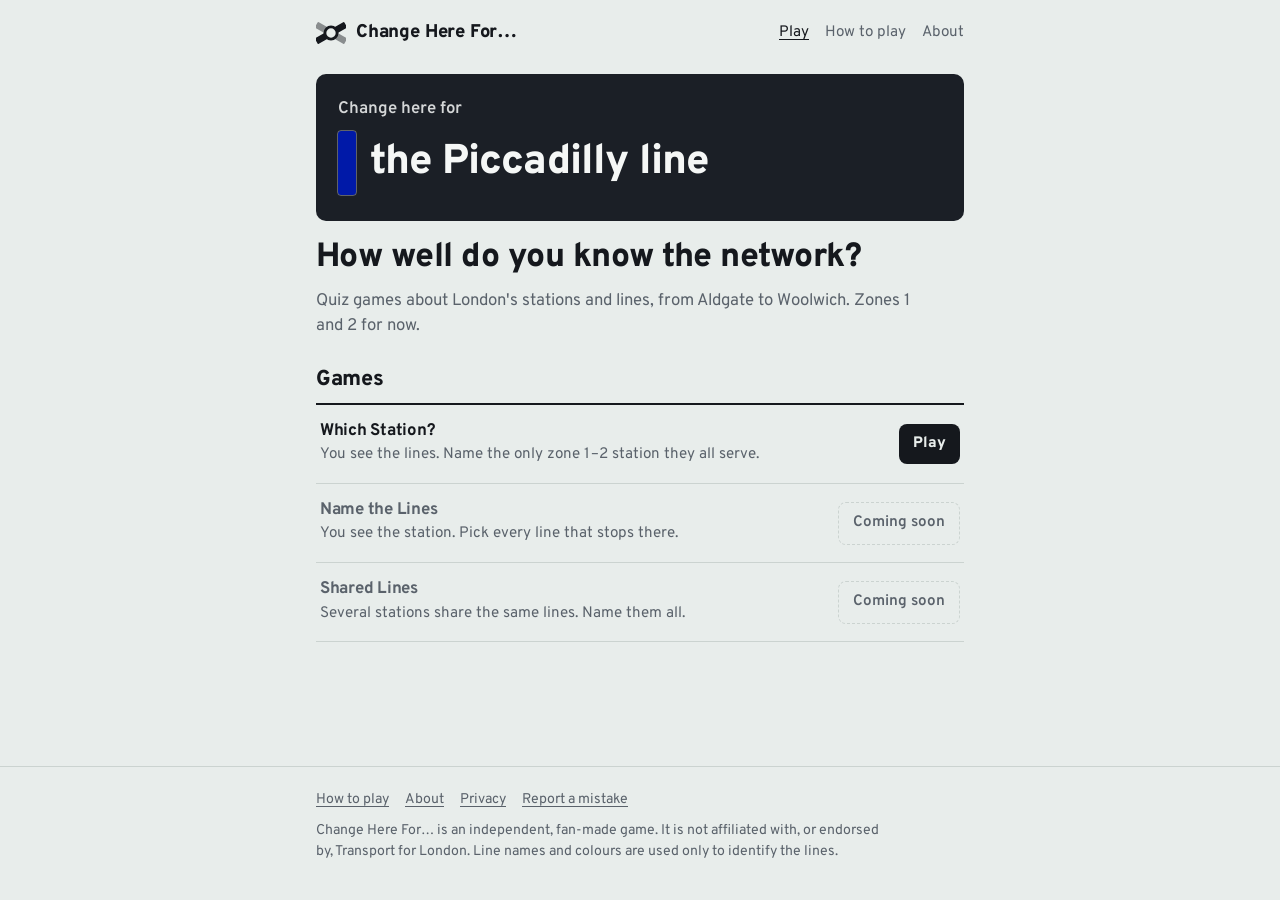
<file: index.html>
<!doctype html>
<html lang="en-GB">
<head>
<meta charset="utf-8">
<meta name="viewport" content="width=device-width, initial-scale=1">
<title>Change Here For… · London station quiz</title>
<meta name="description" content="A quiz game about London's stations and lines. See the lines, name the station.">
<link rel="canonical" href="https://changeherefor.com/">
<meta property="og:title" content="Change Here For… · London station quiz">
<meta property="og:description" content="A quiz game about London's stations and lines. See the lines, name the station.">
<meta property="og:type" content="website">
<meta property="og:url" content="https://changeherefor.com/">
<meta name="theme-color" content="#1B1F26">
<link rel="icon" href="favicon.svg" type="image/svg+xml">
<link rel="preload" href="assets/fonts/overpass-latin-800-normal.woff2" as="font" type="font/woff2" crossorigin>
<link rel="stylesheet" href="assets/css/site.css">
</head>
<body>
<header class="site-head"><div class="wrap">
  <a class="brand" href="index.html"><svg viewBox="0 0 32 32" aria-hidden="true"><rect x="-2" y="12.5" width="36" height="7" rx="1" transform="rotate(-30 16 16)" fill="currentColor"/><rect x="-2" y="12.5" width="36" height="7" rx="1" transform="rotate(30 16 16)" fill="currentColor" opacity=".45"/><circle cx="16" cy="16" r="6.5" fill="var(--tile)" stroke="currentColor" stroke-width="3"/></svg>Change Here For…</a>
  <nav class="nav" aria-label="Main"><a href="index.html" aria-current="page">Play</a><a href="how-to-play.html">How to play</a><a href="about.html">About</a></nav>
</div></header>
<main class="wrap" id="main">
<section class="sign" aria-label="Change here for">
  <p class="sign-top">Change here for</p>
  <div class="sign-row"><span class="sign-band" id="sign-band"></span><span class="sign-name" id="sign-name" aria-live="off">the Piccadilly line</span></div>
</section>
<h1>How well do you know the network?</h1>
<p class="lede">Quiz games about London's stations and lines, from Aldgate to Woolwich. Zones 1 and 2 for now.</p>
<h2 class="section-title">Games</h2>
<ul class="modes" id="modes"></ul>
<section id="stats-wrap" hidden>
  <h2 class="section-title">Your progress</h2>
  <dl class="stats" id="stats"></dl>
  <p class="quiet">Saved on this device only. <button class="link" id="reset" type="button">Delete my progress</button></p>
</section>
</main>
<footer class="site-foot"><div class="wrap">
  <nav aria-label="Footer"><a href="how-to-play.html">How to play</a><a href="about.html">About</a><a href="privacy.html">Privacy</a><a href="mailto:hello@changeherefor.com">Report a mistake</a></nav>
  <p>Change Here For… is an independent, fan-made game. It is not affiliated with, or endorsed by, Transport for London. Line names and colours are used only to identify the lines.</p>
</div></footer>
<script type="module" src="assets/js/pages/home.js"></script>
</body>
</html>
</file>
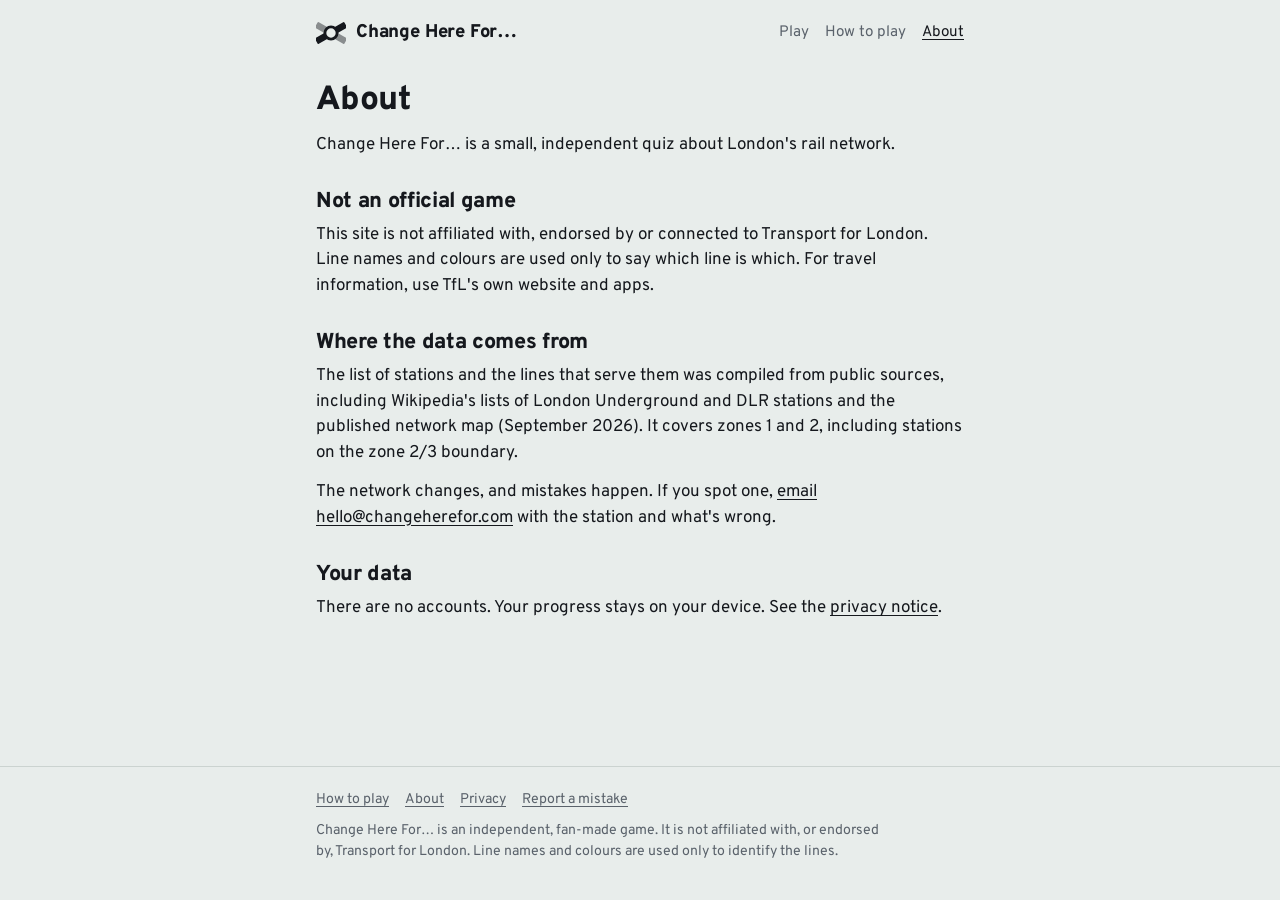
<file: about.html>
<!doctype html>
<html lang="en-GB">
<head>
<meta charset="utf-8">
<meta name="viewport" content="width=device-width, initial-scale=1">
<title>About · Change Here For…</title>
<meta name="description" content="About Change Here For…, an independent London station quiz.">
<link rel="canonical" href="https://changeherefor.com/about">
<meta property="og:title" content="About · Change Here For…">
<meta property="og:description" content="About Change Here For…, an independent London station quiz.">
<meta property="og:type" content="website">
<meta property="og:url" content="https://changeherefor.com/about">
<meta name="theme-color" content="#1B1F26">
<link rel="icon" href="favicon.svg" type="image/svg+xml">
<link rel="preload" href="assets/fonts/overpass-latin-800-normal.woff2" as="font" type="font/woff2" crossorigin>
<link rel="stylesheet" href="assets/css/site.css">
</head>
<body>
<header class="site-head"><div class="wrap">
  <a class="brand" href="index.html"><svg viewBox="0 0 32 32" aria-hidden="true"><rect x="-2" y="12.5" width="36" height="7" rx="1" transform="rotate(-30 16 16)" fill="currentColor"/><rect x="-2" y="12.5" width="36" height="7" rx="1" transform="rotate(30 16 16)" fill="currentColor" opacity=".45"/><circle cx="16" cy="16" r="6.5" fill="var(--tile)" stroke="currentColor" stroke-width="3"/></svg>Change Here For…</a>
  <nav class="nav" aria-label="Main"><a href="index.html">Play</a><a href="how-to-play.html">How to play</a><a href="about.html" aria-current="page">About</a></nav>
</div></header>
<main class="wrap" id="main">
<article class="prose">
<h1>About</h1>
<p>Change Here For… is a small, independent quiz about London's rail network.</p>
<h2>Not an official game</h2>
<p>This site is not affiliated with, endorsed by or connected to Transport for London. Line names and colours are used only to say which line is which. For travel information, use TfL's own website and apps.</p>
<h2>Where the data comes from</h2>
<p>The list of stations and the lines that serve them was compiled from public sources, including Wikipedia's lists of London Underground and DLR stations and the published network map (September 2026). It covers zones 1 and 2, including stations on the zone 2/3 boundary.</p>
<p>The network changes, and mistakes happen. If you spot one, <a href="mailto:hello@changeherefor.com">email hello@changeherefor.com</a> with the station and what's wrong.</p>
<h2>Your data</h2>
<p>There are no accounts. Your progress stays on your device. See the <a href="privacy.html">privacy notice</a>.</p>
</article>
</main>
<footer class="site-foot"><div class="wrap">
  <nav aria-label="Footer"><a href="how-to-play.html">How to play</a><a href="about.html">About</a><a href="privacy.html">Privacy</a><a href="mailto:hello@changeherefor.com">Report a mistake</a></nav>
  <p>Change Here For… is an independent, fan-made game. It is not affiliated with, or endorsed by, Transport for London. Line names and colours are used only to identify the lines.</p>
</div></footer>

</body>
</html>
</file>
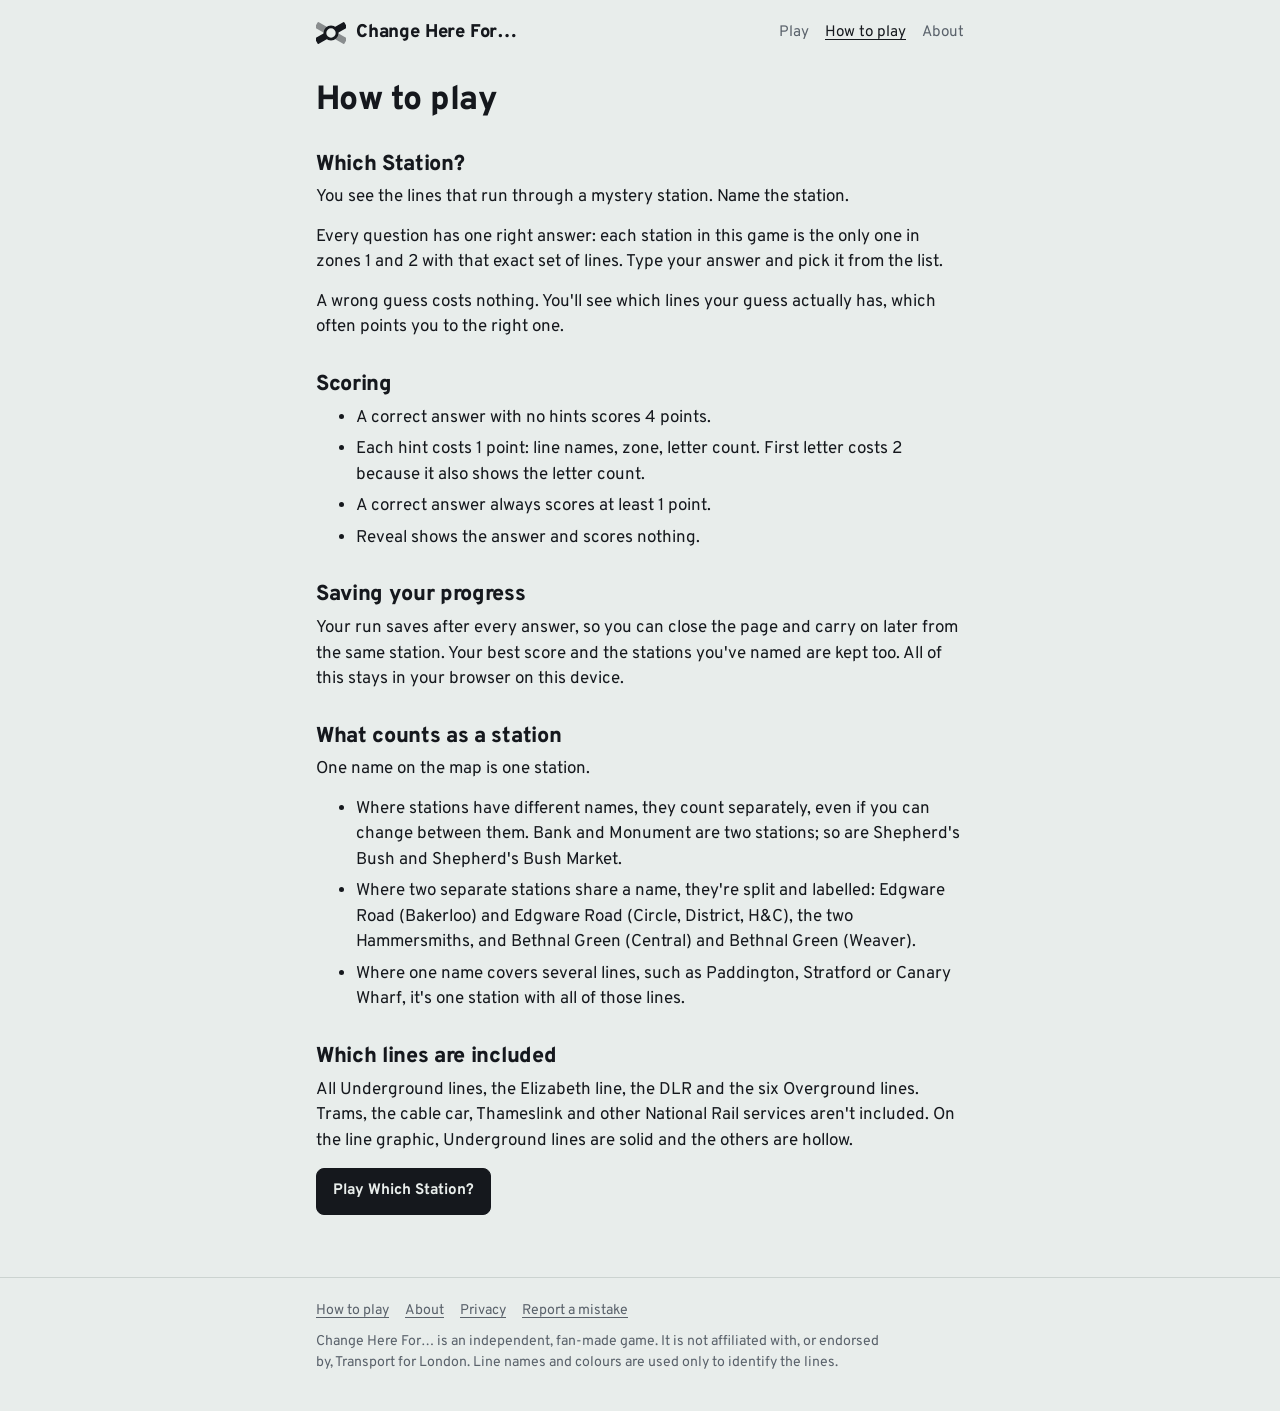
<file: how-to-play.html>
<!doctype html>
<html lang="en-GB">
<head>
<meta charset="utf-8">
<meta name="viewport" content="width=device-width, initial-scale=1">
<title>How to play · Change Here For…</title>
<meta name="description" content="Rules, hints and scoring for Change Here For….">
<link rel="canonical" href="https://changeherefor.com/how-to-play">
<meta property="og:title" content="How to play · Change Here For…">
<meta property="og:description" content="Rules, hints and scoring for Change Here For….">
<meta property="og:type" content="website">
<meta property="og:url" content="https://changeherefor.com/how-to-play">
<meta name="theme-color" content="#1B1F26">
<link rel="icon" href="favicon.svg" type="image/svg+xml">
<link rel="preload" href="assets/fonts/overpass-latin-800-normal.woff2" as="font" type="font/woff2" crossorigin>
<link rel="stylesheet" href="assets/css/site.css">
</head>
<body>
<header class="site-head"><div class="wrap">
  <a class="brand" href="index.html"><svg viewBox="0 0 32 32" aria-hidden="true"><rect x="-2" y="12.5" width="36" height="7" rx="1" transform="rotate(-30 16 16)" fill="currentColor"/><rect x="-2" y="12.5" width="36" height="7" rx="1" transform="rotate(30 16 16)" fill="currentColor" opacity=".45"/><circle cx="16" cy="16" r="6.5" fill="var(--tile)" stroke="currentColor" stroke-width="3"/></svg>Change Here For…</a>
  <nav class="nav" aria-label="Main"><a href="index.html">Play</a><a href="how-to-play.html" aria-current="page">How to play</a><a href="about.html">About</a></nav>
</div></header>
<main class="wrap" id="main">
<article class="prose">
<h1>How to play</h1>
<h2>Which Station?</h2>
<p>You see the lines that run through a mystery station. Name the station.</p>
<p>Every question has one right answer: each station in this game is the only one in zones 1 and 2 with that exact set of lines. Type your answer and pick it from the list.</p>
<p>A wrong guess costs nothing. You'll see which lines your guess actually has, which often points you to the right one.</p>
<h2>Scoring</h2>
<ul>
<li>A correct answer with no hints scores 4 points.</li>
<li>Each hint costs 1 point: line names, zone, letter count. First letter costs 2 because it also shows the letter count.</li>
<li>A correct answer always scores at least 1 point.</li>
<li>Reveal shows the answer and scores nothing.</li>
</ul>
<h2>Saving your progress</h2>
<p>Your run saves after every answer, so you can close the page and carry on later from the same station. Your best score and the stations you've named are kept too. All of this stays in your browser on this device.</p>
<h2>What counts as a station</h2>
<p>One name on the map is one station.</p>
<ul>
<li>Where stations have different names, they count separately, even if you can change between them. Bank and Monument are two stations; so are Shepherd's Bush and Shepherd's Bush Market.</li>
<li>Where two separate stations share a name, they're split and labelled: Edgware Road (Bakerloo) and Edgware Road (Circle, District, H&amp;C), the two Hammersmiths, and Bethnal Green (Central) and Bethnal Green (Weaver).</li>
<li>Where one name covers several lines, such as Paddington, Stratford or Canary Wharf, it's one station with all of those lines.</li>
</ul>
<h2>Which lines are included</h2>
<p>All Underground lines, the Elizabeth line, the DLR and the six Overground lines. Trams, the cable car, Thameslink and other National Rail services aren't included. On the line graphic, Underground lines are solid and the others are hollow.</p>
<p><a class="btn primary" href="play.html?mode=which-station">Play Which Station?</a></p>
</article>
</main>
<footer class="site-foot"><div class="wrap">
  <nav aria-label="Footer"><a href="how-to-play.html">How to play</a><a href="about.html">About</a><a href="privacy.html">Privacy</a><a href="mailto:hello@changeherefor.com">Report a mistake</a></nav>
  <p>Change Here For… is an independent, fan-made game. It is not affiliated with, or endorsed by, Transport for London. Line names and colours are used only to identify the lines.</p>
</div></footer>

</body>
</html>
</file>
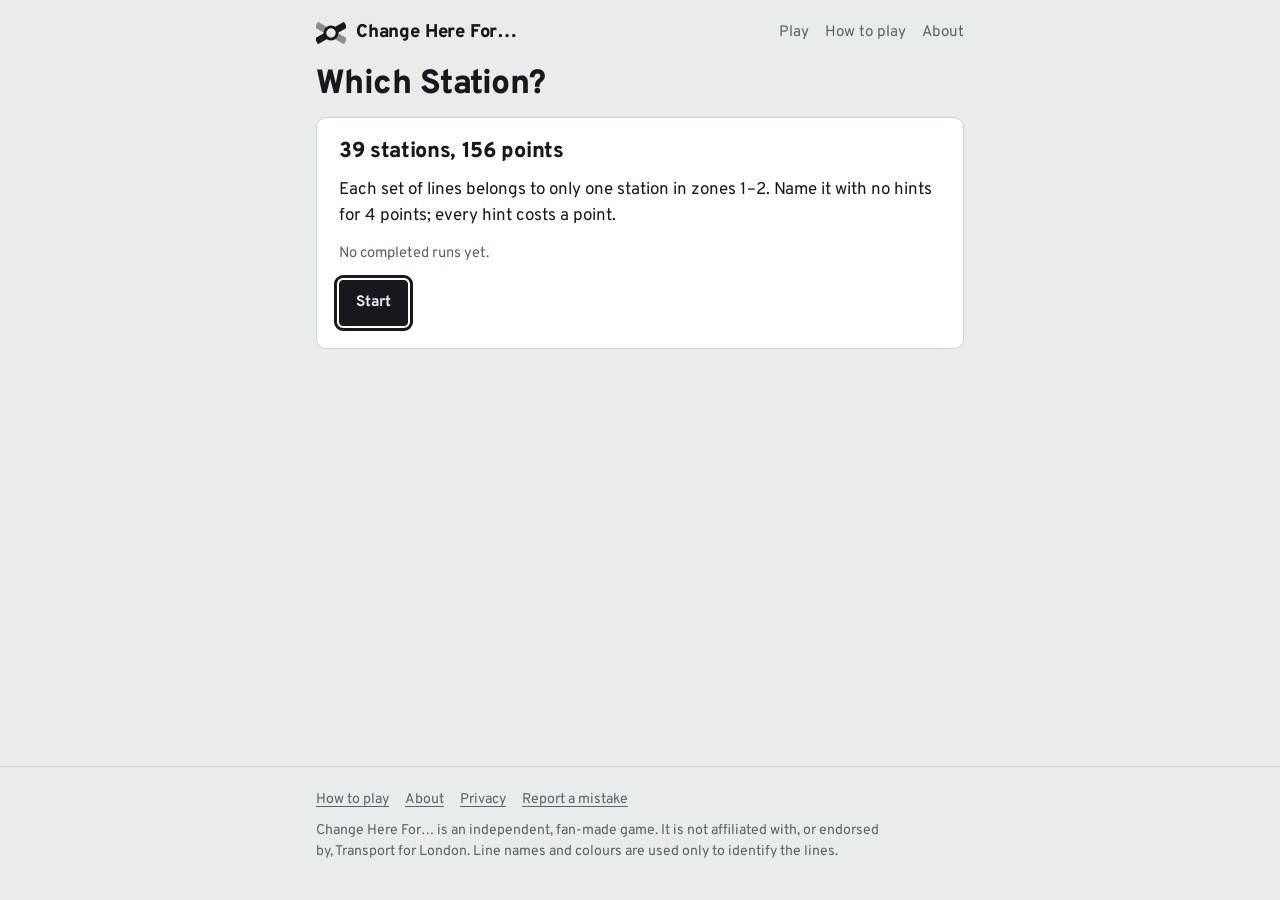
<file: play.html>
<!doctype html>
<html lang="en-GB">
<head>
<meta charset="utf-8">
<meta name="viewport" content="width=device-width, initial-scale=1">
<title>Play · Change Here For…</title>
<meta name="description" content="Play Change Here For…, a London station quiz.">
<link rel="canonical" href="https://changeherefor.com/play">
<meta property="og:title" content="Play · Change Here For…">
<meta property="og:description" content="Play Change Here For…, a London station quiz.">
<meta property="og:type" content="website">
<meta property="og:url" content="https://changeherefor.com/play">
<meta name="theme-color" content="#1B1F26">
<link rel="icon" href="favicon.svg" type="image/svg+xml">
<link rel="preload" href="assets/fonts/overpass-latin-800-normal.woff2" as="font" type="font/woff2" crossorigin>
<link rel="stylesheet" href="assets/css/site.css">
</head>
<body>
<header class="site-head"><div class="wrap">
  <a class="brand" href="index.html"><svg viewBox="0 0 32 32" aria-hidden="true"><rect x="-2" y="12.5" width="36" height="7" rx="1" transform="rotate(-30 16 16)" fill="currentColor"/><rect x="-2" y="12.5" width="36" height="7" rx="1" transform="rotate(30 16 16)" fill="currentColor" opacity=".45"/><circle cx="16" cy="16" r="6.5" fill="var(--tile)" stroke="currentColor" stroke-width="3"/></svg>Change Here For…</a>
  <nav class="nav" aria-label="Main"><a href="index.html">Play</a><a href="how-to-play.html">How to play</a><a href="about.html">About</a></nav>
</div></header>
<main class="wrap" id="main">
<h1 id="mode-title">Loading…</h1>
<div id="game" style="margin-top:12px"><noscript><p>This game needs JavaScript switched on.</p></noscript></div>
</main>
<footer class="site-foot"><div class="wrap">
  <nav aria-label="Footer"><a href="how-to-play.html">How to play</a><a href="about.html">About</a><a href="privacy.html">Privacy</a><a href="mailto:hello@changeherefor.com">Report a mistake</a></nav>
  <p>Change Here For… is an independent, fan-made game. It is not affiliated with, or endorsed by, Transport for London. Line names and colours are used only to identify the lines.</p>
</div></footer>
<script type="module" src="assets/js/pages/play.js"></script>
</body>
</html>
</file>
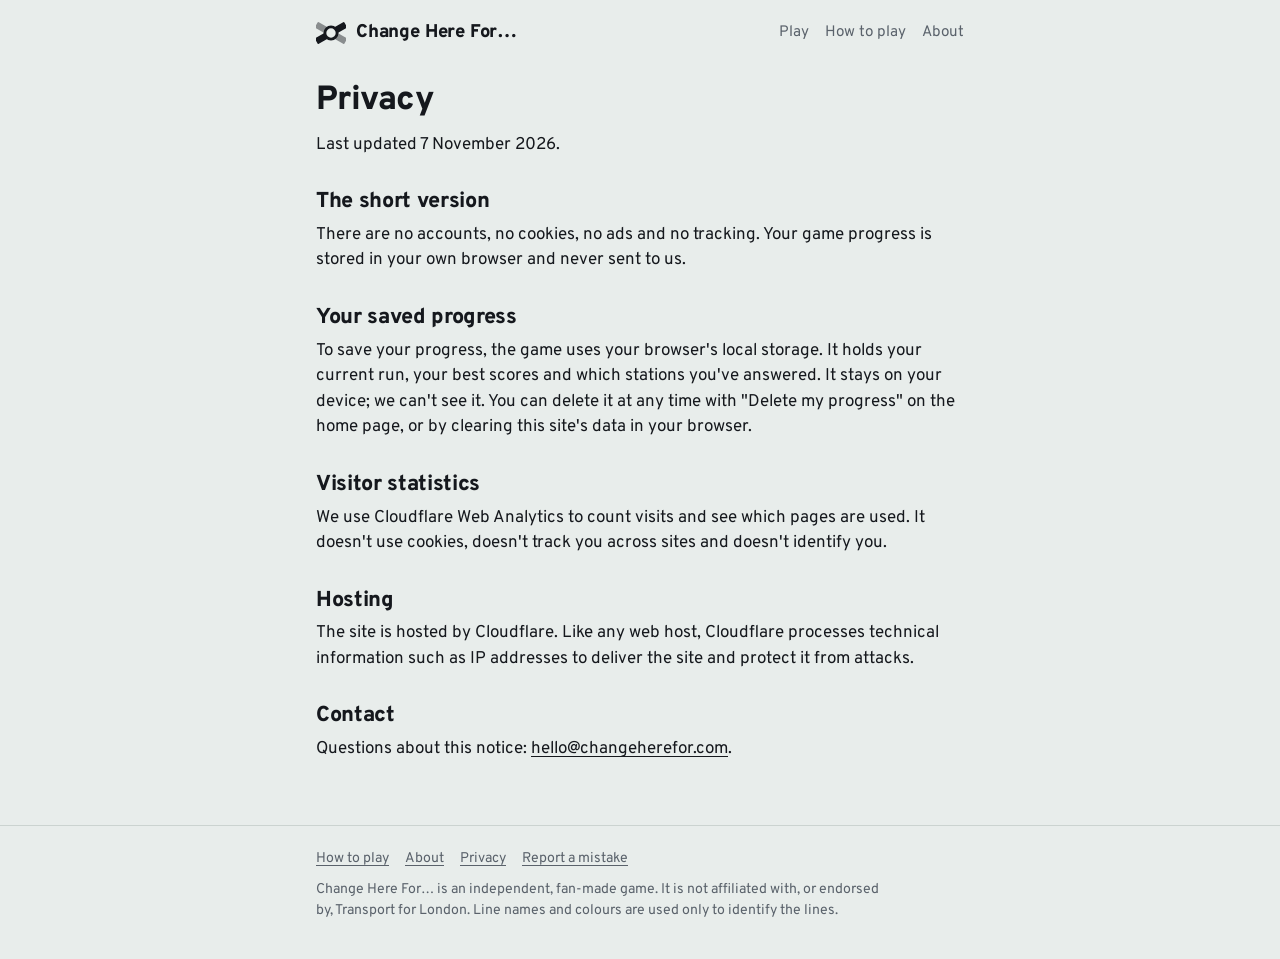
<file: privacy.html>
<!doctype html>
<html lang="en-GB">
<head>
<meta charset="utf-8">
<meta name="viewport" content="width=device-width, initial-scale=1">
<title>Privacy · Change Here For…</title>
<meta name="description" content="How Change Here For… handles your data.">
<link rel="canonical" href="https://changeherefor.com/privacy">
<meta property="og:title" content="Privacy · Change Here For…">
<meta property="og:description" content="How Change Here For… handles your data.">
<meta property="og:type" content="website">
<meta property="og:url" content="https://changeherefor.com/privacy">
<meta name="theme-color" content="#1B1F26">
<link rel="icon" href="favicon.svg" type="image/svg+xml">
<link rel="preload" href="assets/fonts/overpass-latin-800-normal.woff2" as="font" type="font/woff2" crossorigin>
<link rel="stylesheet" href="assets/css/site.css">
</head>
<body>
<header class="site-head"><div class="wrap">
  <a class="brand" href="index.html"><svg viewBox="0 0 32 32" aria-hidden="true"><rect x="-2" y="12.5" width="36" height="7" rx="1" transform="rotate(-30 16 16)" fill="currentColor"/><rect x="-2" y="12.5" width="36" height="7" rx="1" transform="rotate(30 16 16)" fill="currentColor" opacity=".45"/><circle cx="16" cy="16" r="6.5" fill="var(--tile)" stroke="currentColor" stroke-width="3"/></svg>Change Here For…</a>
  <nav class="nav" aria-label="Main"><a href="index.html">Play</a><a href="how-to-play.html">How to play</a><a href="about.html">About</a></nav>
</div></header>
<main class="wrap" id="main">
<article class="prose">
<h1>Privacy</h1>
<p>Last updated 7 November 2026.</p>
<h2>The short version</h2>
<p>There are no accounts, no cookies, no ads and no tracking. Your game progress is stored in your own browser and never sent to us.</p>
<h2>Your saved progress</h2>
<p>To save your progress, the game uses your browser's local storage. It holds your current run, your best scores and which stations you've answered. It stays on your device; we can't see it. You can delete it at any time with "Delete my progress" on the home page, or by clearing this site's data in your browser.</p>
<h2>Visitor statistics</h2>
<p>We use Cloudflare Web Analytics to count visits and see which pages are used. It doesn't use cookies, doesn't track you across sites and doesn't identify you.</p>
<h2>Hosting</h2>
<p>The site is hosted by Cloudflare. Like any web host, Cloudflare processes technical information such as IP addresses to deliver the site and protect it from attacks.</p>
<h2>Contact</h2>
<p>Questions about this notice: <a href="mailto:hello@changeherefor.com">hello@changeherefor.com</a>.</p>
</article>
</main>
<footer class="site-foot"><div class="wrap">
  <nav aria-label="Footer"><a href="how-to-play.html">How to play</a><a href="about.html">About</a><a href="privacy.html">Privacy</a><a href="mailto:hello@changeherefor.com">Report a mistake</a></nav>
  <p>Change Here For… is an independent, fan-made game. It is not affiliated with, or endorsed by, Transport for London. Line names and colours are used only to identify the lines.</p>
</div></footer>

</body>
</html>
</file>
<file: assets/css/site.css>
@font-face { font-family: "Overpass"; font-style: normal; font-weight: 400; font-display: swap; src: url("../fonts/overpass-latin-400-normal.woff2") format("woff2"); }
@font-face { font-family: "Overpass"; font-style: normal; font-weight: 600; font-display: swap; src: url("../fonts/overpass-latin-600-normal.woff2") format("woff2"); }
@font-face { font-family: "Overpass"; font-style: normal; font-weight: 700; font-display: swap; src: url("../fonts/overpass-latin-700-normal.woff2") format("woff2"); }
@font-face { font-family: "Overpass"; font-style: normal; font-weight: 800; font-display: swap; src: url("../fonts/overpass-latin-800-normal.woff2") format("woff2"); }
/* Change Here For… — site styles
   Palette: glazed-tile grey + ink. Line colours appear only where they identify a line. */
:root {
  --tile: #E8EDEB;
  --surface: #FFFFFF;
  --ink: #15181D;
  --muted: #5A626B;
  --rule: #CBD3D0;
  --sign: #1B1F26;
  --sign-fg: #F5F7F6;
  --good: #1E7B45;
  --bad: #B3261E;
  --hint: #7A5A00;
  --map: #FBFCFB;
  --font: "Overpass", "Helvetica Neue", Arial, sans-serif;
  --radius: 10px;
  color-scheme: light;
}
@media (prefers-color-scheme: dark) {
  :root:not([data-theme="light"]) {
    --tile: #12151A; --surface: #1B1F26; --ink: #EDF0EF; --muted: #9AA3AC; --rule: #2E343D;
    --sign: #0B0D11; --good: #4CC27A; --bad: #FF6B63; --hint: #E8B84A; --map: #F4F6F5;
    color-scheme: dark;
  }
}
:root[data-theme="dark"] {
  --tile: #12151A; --surface: #1B1F26; --ink: #EDF0EF; --muted: #9AA3AC; --rule: #2E343D;
  --sign: #0B0D11; --good: #4CC27A; --bad: #FF6B63; --hint: #E8B84A; --map: #F4F6F5;
  color-scheme: dark;
}

* { box-sizing: border-box; }
html { -webkit-text-size-adjust: 100%; }
body {
  margin: 0; background: var(--tile); color: var(--ink);
  font-family: var(--font); font-size: 17px; line-height: 1.5;
  min-height: 100vh; display: flex; flex-direction: column;
}
a { color: inherit; text-underline-offset: 3px; }
a:hover { text-decoration-thickness: 2px; }
:focus-visible { outline: 3px solid var(--ink); outline-offset: 2px; border-radius: 4px; }
[hidden] { display: none !important; }

.wrap { width: 100%; max-width: 680px; margin: 0 auto; padding: 0 16px; }
main.wrap { flex: 1; padding-top: 8px; padding-bottom: 48px; }

/* Header */
.site-head { padding: 18px 0 10px; }
.site-head .wrap { display: flex; align-items: center; justify-content: space-between; gap: 12px; flex-wrap: wrap; }
.brand { display: inline-flex; align-items: center; gap: 10px; text-decoration: none; font-weight: 800; font-size: 1.15rem; letter-spacing: -.01em; }
.brand svg { width: 30px; height: 30px; flex: none; }
.nav { display: flex; gap: 16px; font-size: .95rem; }
.nav a { text-decoration: none; color: var(--muted); }
.nav a:hover, .nav a[aria-current="page"] { color: var(--ink); text-decoration: underline; }

/* Headings & prose */
h1, h2, h3 { line-height: 1.15; letter-spacing: -.015em; margin: 0; }
h1 { font-size: 2.1rem; font-weight: 800; }
h2 { font-size: 1.35rem; font-weight: 800; }
h3 { font-size: 1.05rem; font-weight: 700; }
.prose { max-width: 62ch; }
.prose h1 { margin: 16px 0 12px; }
.prose h2 { margin: 32px 0 8px; }
.prose p, .prose ul, .prose ol { margin: 0 0 14px; }
.prose li { margin-bottom: 6px; }
.lede { color: var(--muted); font-size: 1.05rem; margin: 10px 0 0; max-width: 54ch; }

/* The platform sign (home hero) */
.sign {
  background: var(--sign); color: var(--sign-fg); border-radius: var(--radius);
  padding: 22px 22px 26px; margin: 8px 0 18px; overflow: hidden;
}
.sign-top { font-size: 1.05rem; font-weight: 600; opacity: .85; margin: 0 0 10px; }
.sign-row { display: flex; align-items: center; gap: 14px; min-height: 64px; }
.sign-band { outline: 1.5px solid rgba(255,255,255,.3); width: 18px; align-self: stretch; border-radius: 3px; flex: none; transition: background-color .35s; }
.sign-band.hollow { background: transparent !important; box-shadow: inset 0 0 0 5px var(--c); }
.sign-name { font-size: clamp(1.7rem, 7vw, 2.6rem); font-weight: 800; line-height: 1.05; letter-spacing: -.02em; }
.sign-name.swap { animation: tick .45s ease-out; }
@keyframes tick { from { transform: translateY(40%); opacity: 0; } to { transform: none; opacity: 1; } }

/* Mode list */
.modes { list-style: none; margin: 0; padding: 0; border-top: 2px solid var(--ink); }
.mode { border-bottom: 1px solid var(--rule); }
.mode a, .mode > div { display: grid; grid-template-columns: 1fr auto; gap: 4px 16px; padding: 16px 4px; text-decoration: none; align-items: center; }
.mode a:hover h3 { text-decoration: underline; }
.mode p { margin: 0; color: var(--muted); font-size: .95rem; grid-column: 1; }
.mode .go { grid-row: 1 / span 2; grid-column: 2; font-weight: 800; font-size: .95rem; background: var(--ink); color: var(--tile); padding: 9px 14px; border-radius: 8px; }
.mode.soon h3 { color: var(--muted); }
.mode.soon .go { background: transparent; color: var(--muted); border: 1.5px dashed var(--rule); font-weight: 600; }
.section-title { margin: 30px 0 10px; }

/* Stats */
.stats { display: grid; grid-template-columns: repeat(auto-fit, minmax(140px, 1fr)); gap: 10px; margin: 0; }
.stats div { background: var(--surface); border: 1px solid var(--rule); border-radius: 8px; padding: 12px 14px; }
.stats dt { color: var(--muted); font-size: .85rem; }
.stats dd { margin: 2px 0 0; font-size: 1.5rem; font-weight: 800; font-variant-numeric: tabular-nums; }
.quiet { color: var(--muted); font-size: .92rem; }

/* Buttons & inputs */
button, .btn {
  font: inherit; font-weight: 700; font-size: .95rem; padding: 11px 16px; border-radius: 8px;
  border: 1.5px solid var(--rule); background: var(--surface); color: var(--ink); cursor: pointer;
  text-decoration: none; display: inline-flex; align-items: center; justify-content: center; gap: 6px;
}
button:hover:not(:disabled), .btn:hover { border-color: var(--ink); }
button.primary, .btn.primary { background: var(--ink); border-color: var(--ink); color: var(--tile); }
button:disabled { opacity: .45; cursor: default; }
button.link { background: none; border: 0; padding: 0; font-weight: 600; color: var(--muted); text-decoration: underline; }
input[type="text"] {
  font: inherit; width: 100%; padding: 12px 14px; border-radius: 8px; border: 1.5px solid var(--rule);
  background: var(--surface); color: var(--ink); min-width: 0;
}
input[type="text"]:focus { outline: none; border-color: var(--ink); }

/* Game */
.game-head { display: flex; justify-content: space-between; align-items: flex-end; gap: 12px; flex-wrap: wrap; margin: 8px 0 12px; }
.game-head p { margin: 4px 0 0; color: var(--muted); font-size: .95rem; max-width: 46ch; }
.score { display: flex; gap: 18px; font-variant-numeric: tabular-nums; }
.score span { display: grid; }
.score b { font-size: .8rem; font-weight: 600; color: var(--muted); }
.score em { font-style: normal; font-weight: 800; font-size: 1.2rem; }
.progress { height: 5px; background: var(--rule); border-radius: 3px; overflow: hidden; margin-bottom: 12px; }
.progress i { display: block; height: 100%; width: 0; background: var(--ink); transition: width .3s; }
.panel { background: var(--surface); border: 1px solid var(--rule); border-radius: var(--radius); overflow: hidden; }
.tile { background: var(--map); position: relative; }
.tile svg { display: block; width: 100%; height: auto; }
.tile .count { position: absolute; left: 12px; top: 10px; font-size: .78rem; font-weight: 700; color: #5A626B; }
.answer { display: grid; justify-items: center; gap: 6px; text-align: center; padding: 14px 16px; border-top: 1px solid var(--rule); min-height: 64px; align-content: center; }
.answer .name { font-size: 1.45rem; font-weight: 800; }
.answer .name small { display: block; font-size: .85rem; font-weight: 400; color: var(--muted); }
.answer .blank { color: var(--muted); letter-spacing: .3em; font-weight: 700; }
.pattern { font-size: 1.1rem; font-weight: 700; letter-spacing: .2em; white-space: pre-wrap; word-break: break-word; }
.pills { display: flex; gap: 6px; flex-wrap: wrap; justify-content: center; }
.pill { font-size: .8rem; font-weight: 700; padding: 2px 10px; border-radius: 999px; border: 1px solid var(--rule); background: var(--tile); }
.chips { display: flex; flex-wrap: wrap; gap: 6px; justify-content: center; padding: 0 16px 14px; }
.chip { display: inline-flex; align-items: center; gap: 7px; font-size: .82rem; font-weight: 600; padding: 3px 10px 3px 5px; border: 1px solid var(--rule); border-radius: 999px; white-space: nowrap; background: var(--surface); color: var(--ink); }
.sw { width: 24px; height: 9px; border-radius: 2px; display: inline-block; flex: none; }
.sw.hollow { background: #fff !important; box-shadow: inset 0 0 0 2.5px var(--c); }
.linknote { font-size: .85rem; color: var(--muted); margin: 0; }

.guess { display: flex; gap: 8px; margin-top: 14px; }
.guess input { flex: 1; }
.fb { min-height: 1.6em; margin: 10px 0; font-size: .95rem; }
.fb.good { color: var(--good); font-weight: 700; }
.fb.bad { color: var(--bad); }
.fb .chip { margin: 4px 4px 0 0; }
.hints { display: grid; grid-template-columns: repeat(auto-fit, minmax(118px, 1fr)); gap: 8px; }
.hints button { font-weight: 600; font-size: .9rem; padding: 10px 8px; }
.hints button.next { font-weight: 800; }
.hints .cost { font-weight: 400; color: var(--muted); font-size: .8rem; }
.shake { animation: shake .3s; }
@keyframes shake { 25% { transform: translateX(-5px); } 75% { transform: translateX(5px); } }

.start, .end { padding: 22px; display: grid; gap: 14px; }
.start .row, .end .row { display: flex; gap: 10px; flex-wrap: wrap; }
.results { list-style: none; margin: 0; padding: 0; max-height: 380px; overflow: auto; font-size: .93rem; }
.results li { display: flex; justify-content: space-between; gap: 8px; padding: 6px 0; border-bottom: 1px solid var(--rule); }
.tag { font-size: .78rem; font-weight: 700; padding: 1px 8px; border-radius: 4px; border: 1.5px solid currentColor; flex: none; }
.tag.g { color: var(--good); } .tag.h { color: var(--hint); } .tag.r { color: var(--bad); }

details.key { margin-top: 18px; font-size: .92rem; }
details.key summary { cursor: pointer; color: var(--muted); font-weight: 600; }
.keygrid { display: grid; grid-template-columns: repeat(auto-fill, minmax(170px, 1fr)); gap: 6px 12px; margin-top: 10px; }
.keygrid div { display: flex; align-items: center; gap: 8px; }

/* Footer */
.site-foot { border-top: 1px solid var(--rule); padding: 22px 0 30px; font-size: .88rem; color: var(--muted); }
.site-foot p { margin: 0 0 8px; max-width: 64ch; }
.site-foot nav { display: flex; gap: 16px; flex-wrap: wrap; margin-bottom: 10px; }

@media (max-width: 480px) {
  h1 { font-size: 1.75rem; }
  .sign { padding: 18px 16px 20px; }
  .mode a, .mode > div { grid-template-columns: 1fr; }
  .mode .go { grid-row: auto; grid-column: 1; justify-self: start; margin-top: 6px; }
}
@media (prefers-reduced-motion: reduce) {
  .sign-name.swap, .shake { animation: none; }
  .progress i, .sign-band { transition: none; }
}
</file>
